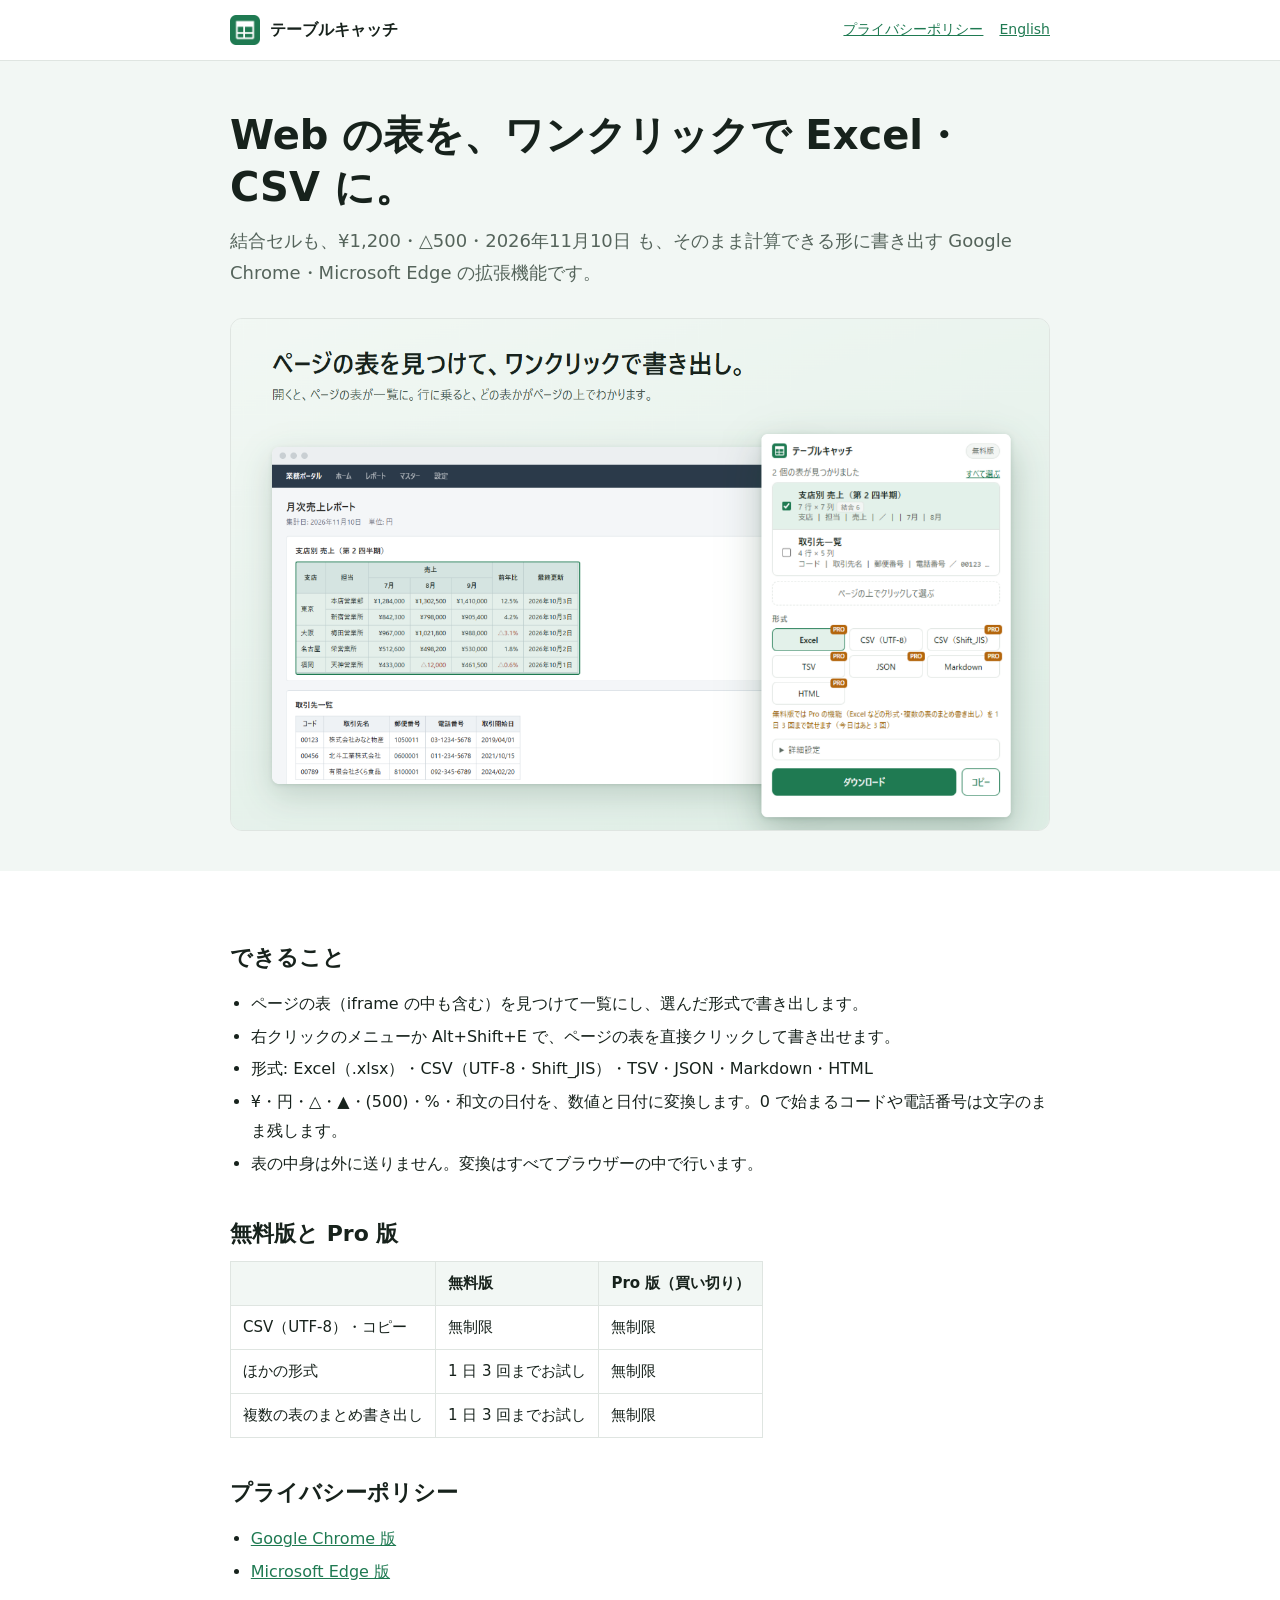
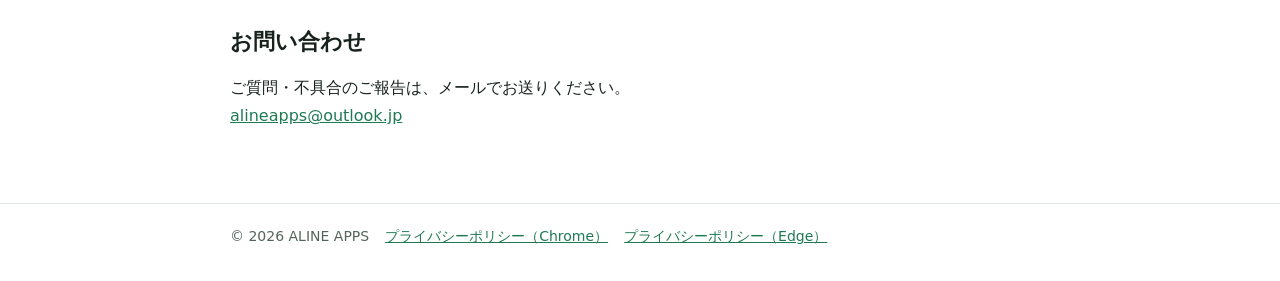
<file: index.html>
<!doctype html>
<html lang="ja">
<head>
<meta charset="utf-8">
<meta name="viewport" content="width=device-width, initial-scale=1">
<title>テーブルキャッチ - Web の表を Excel・CSV に</title>
<meta name="description" content="Web ページの表を、ワンクリックで Excel・CSV（UTF-8・Shift_JIS）・TSV・JSON・Markdown・HTML に書き出す Chrome・Edge の拡張機能。">
<link rel="icon" href="images/icon.png">
<link rel="alternate" hreflang="en" href="en.html">
<link rel="stylesheet" href="style.css">
</head>
<body>
<header class="site"><div class="wrap">
  <a class="brand" href="./"><img src="images/icon.png" alt="">テーブルキャッチ</a>
  <nav><a href="#privacy">プライバシーポリシー</a><a href="en.html" hreflang="en" lang="en">English</a></nav>
</div></header>

<section class="hero"><div class="wrap">
  <h1>Web の表を、ワンクリックで Excel・CSV に。</h1>
  <p>結合セルも、¥1,200・△500・2026年11月10日 も、そのまま計算できる形に書き出す Google Chrome・Microsoft Edge の拡張機能です。</p>
  <img class="shot" src="images/screenshot-ja.png" width="1280" height="800" alt="ページの表を一覧にしたテーブルキャッチのポップアップ">
</div></section>

<main><div class="wrap">
  <h2>できること</h2>
  <ul>
    <li>ページの表（iframe の中も含む）を見つけて一覧にし、選んだ形式で書き出します。</li>
    <li>右クリックのメニューか Alt+Shift+E で、ページの表を直接クリックして書き出せます。</li>
    <li>形式: Excel（.xlsx）・CSV（UTF-8・Shift_JIS）・TSV・JSON・Markdown・HTML</li>
    <li>¥・円・△・▲・(500)・%・和文の日付を、数値と日付に変換します。0 で始まるコードや電話番号は文字のまま残します。</li>
    <li>表の中身は外に送りません。変換はすべてブラウザーの中で行います。</li>
  </ul>

  <h2>無料版と Pro 版</h2>
  <table>
    <tr><th></th><th>無料版</th><th>Pro 版（買い切り）</th></tr>
    <tr><td>CSV（UTF-8）・コピー</td><td>無制限</td><td>無制限</td></tr>
    <tr><td>ほかの形式</td><td>1 日 3 回までお試し</td><td>無制限</td></tr>
    <tr><td>複数の表のまとめ書き出し</td><td>1 日 3 回までお試し</td><td>無制限</td></tr>
  </table>

  <h2 id="privacy">プライバシーポリシー</h2>
  <ul>
    <li><a href="privacy.html">Google Chrome 版</a></li>
    <li><a href="privacy-edge.html">Microsoft Edge 版</a></li>
  </ul>

  <h2 id="contact">お問い合わせ</h2>
  <p>ご質問・不具合のご報告は、メールでお送りください。<br><a href="mailto:alineapps@outlook.jp">alineapps@outlook.jp</a></p>
</div></main>

<footer><div class="wrap"><span>© 2026 ALINE APPS</span><a href="privacy.html">プライバシーポリシー（Chrome）</a><a href="privacy-edge.html">プライバシーポリシー（Edge）</a></div></footer>
</body>
</html>
</file>
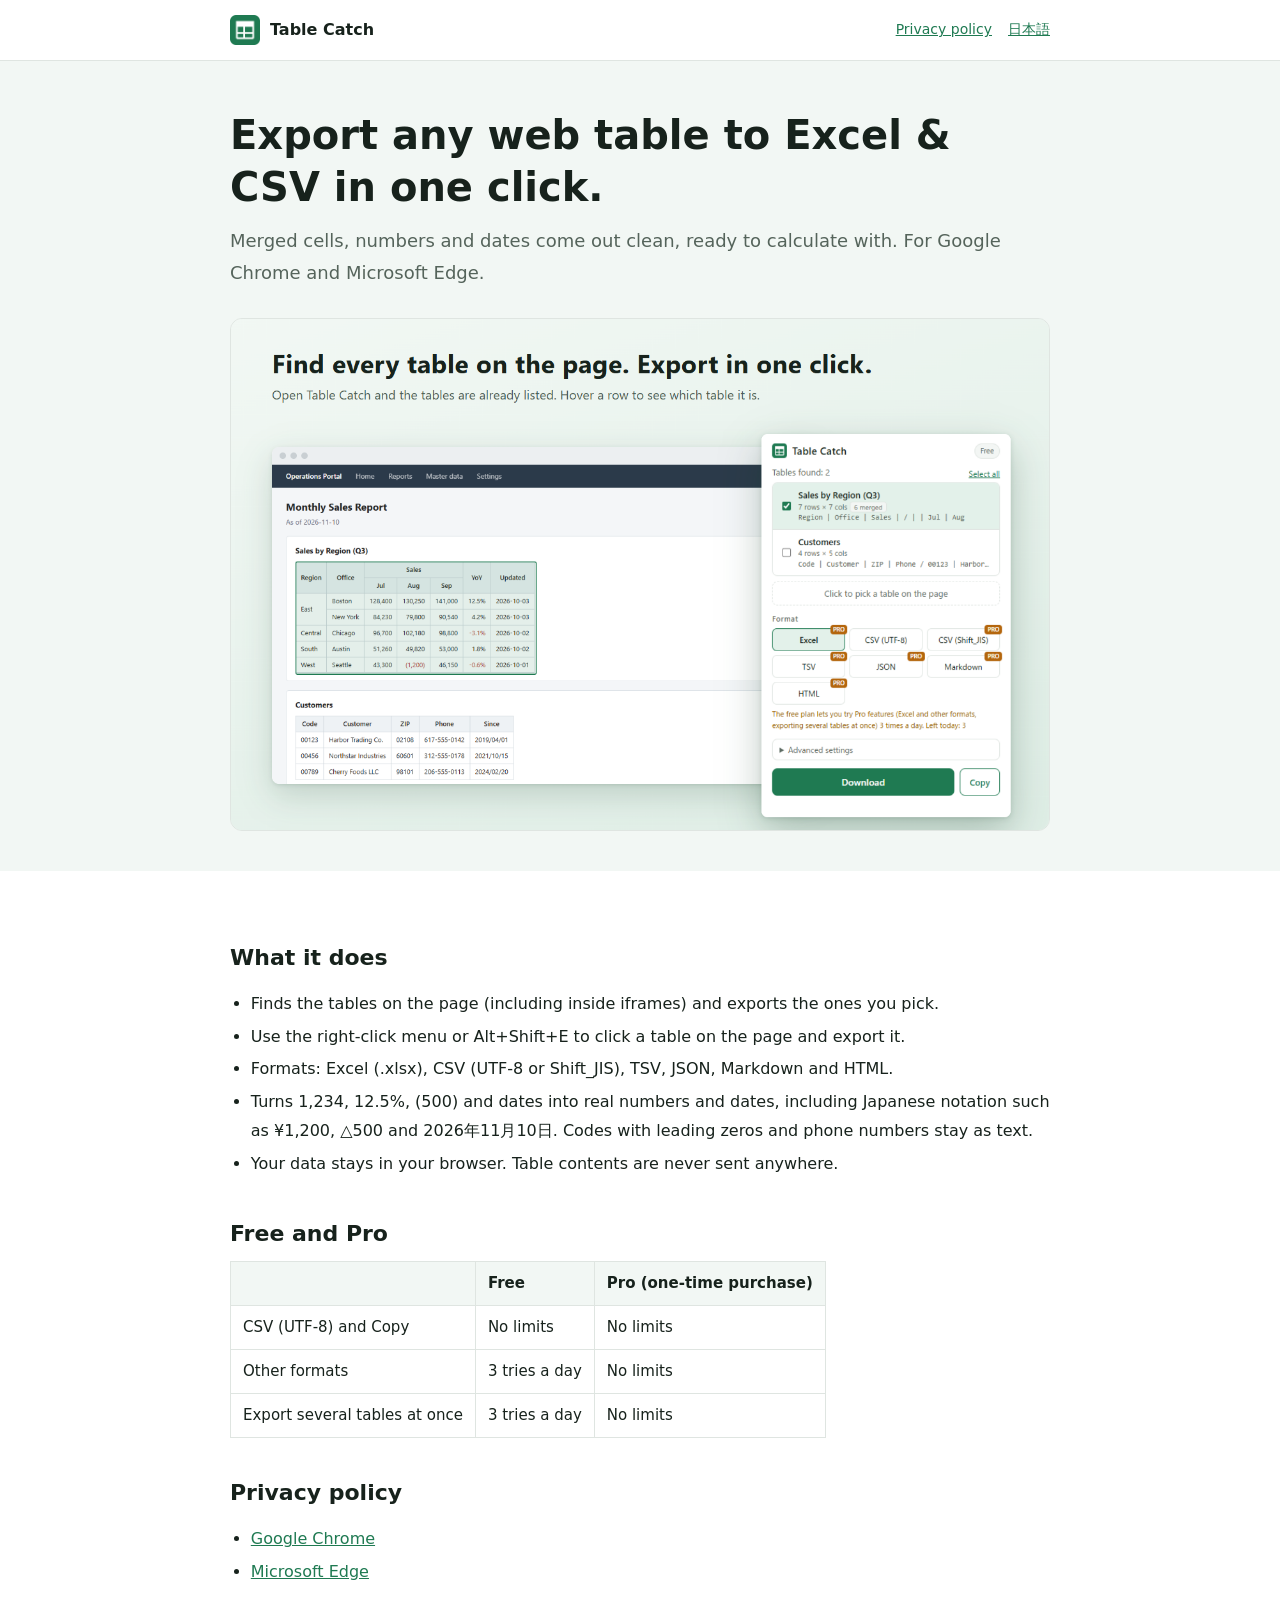
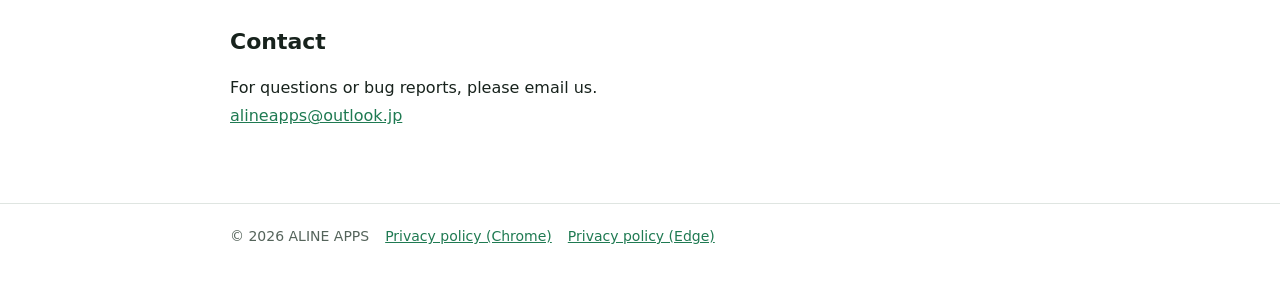
<file: en.html>
<!doctype html>
<html lang="en">
<head>
<meta charset="utf-8">
<meta name="viewport" content="width=device-width, initial-scale=1">
<title>Table Catch - Export Web Tables to Excel &amp; CSV</title>
<meta name="description" content="A Chrome and Edge extension that exports any web table to Excel, CSV, TSV, JSON, Markdown or HTML in one click.">
<link rel="icon" href="images/icon.png">
<link rel="alternate" hreflang="ja" href="./">
<link rel="stylesheet" href="style.css">
</head>
<body>
<header class="site"><div class="wrap">
  <a class="brand" href="en.html"><img src="images/icon.png" alt="">Table Catch</a>
  <nav><a href="#privacy">Privacy policy</a><a href="./" hreflang="ja" lang="ja">日本語</a></nav>
</div></header>

<section class="hero"><div class="wrap">
  <h1>Export any web table to Excel &amp; CSV in one click.</h1>
  <p>Merged cells, numbers and dates come out clean, ready to calculate with. For Google Chrome and Microsoft Edge.</p>
  <img class="shot" src="images/screenshot-en.png" width="1280" height="800" alt="The Table Catch popup listing the tables on a page">
</div></section>

<main><div class="wrap">
  <h2>What it does</h2>
  <ul>
    <li>Finds the tables on the page (including inside iframes) and exports the ones you pick.</li>
    <li>Use the right-click menu or Alt+Shift+E to click a table on the page and export it.</li>
    <li>Formats: Excel (.xlsx), CSV (UTF-8 or Shift_JIS), TSV, JSON, Markdown and HTML.</li>
    <li>Turns 1,234, 12.5%, (500) and dates into real numbers and dates, including Japanese notation such as ¥1,200, △500 and 2026年11月10日. Codes with leading zeros and phone numbers stay as text.</li>
    <li>Your data stays in your browser. Table contents are never sent anywhere.</li>
  </ul>

  <h2>Free and Pro</h2>
  <table>
    <tr><th></th><th>Free</th><th>Pro (one-time purchase)</th></tr>
    <tr><td>CSV (UTF-8) and Copy</td><td>No limits</td><td>No limits</td></tr>
    <tr><td>Other formats</td><td>3 tries a day</td><td>No limits</td></tr>
    <tr><td>Export several tables at once</td><td>3 tries a day</td><td>No limits</td></tr>
  </table>

  <h2 id="privacy">Privacy policy</h2>
  <ul>
    <li><a href="privacy-en.html">Google Chrome</a></li>
    <li><a href="privacy-edge-en.html">Microsoft Edge</a></li>
  </ul>

  <h2 id="contact">Contact</h2>
  <p>For questions or bug reports, please email us.<br><a href="mailto:alineapps@outlook.jp">alineapps@outlook.jp</a></p>
</div></main>

<footer><div class="wrap"><span>© 2026 ALINE APPS</span><a href="privacy-en.html">Privacy policy (Chrome)</a><a href="privacy-edge-en.html">Privacy policy (Edge)</a></div></footer>
</body>
</html>
</file>
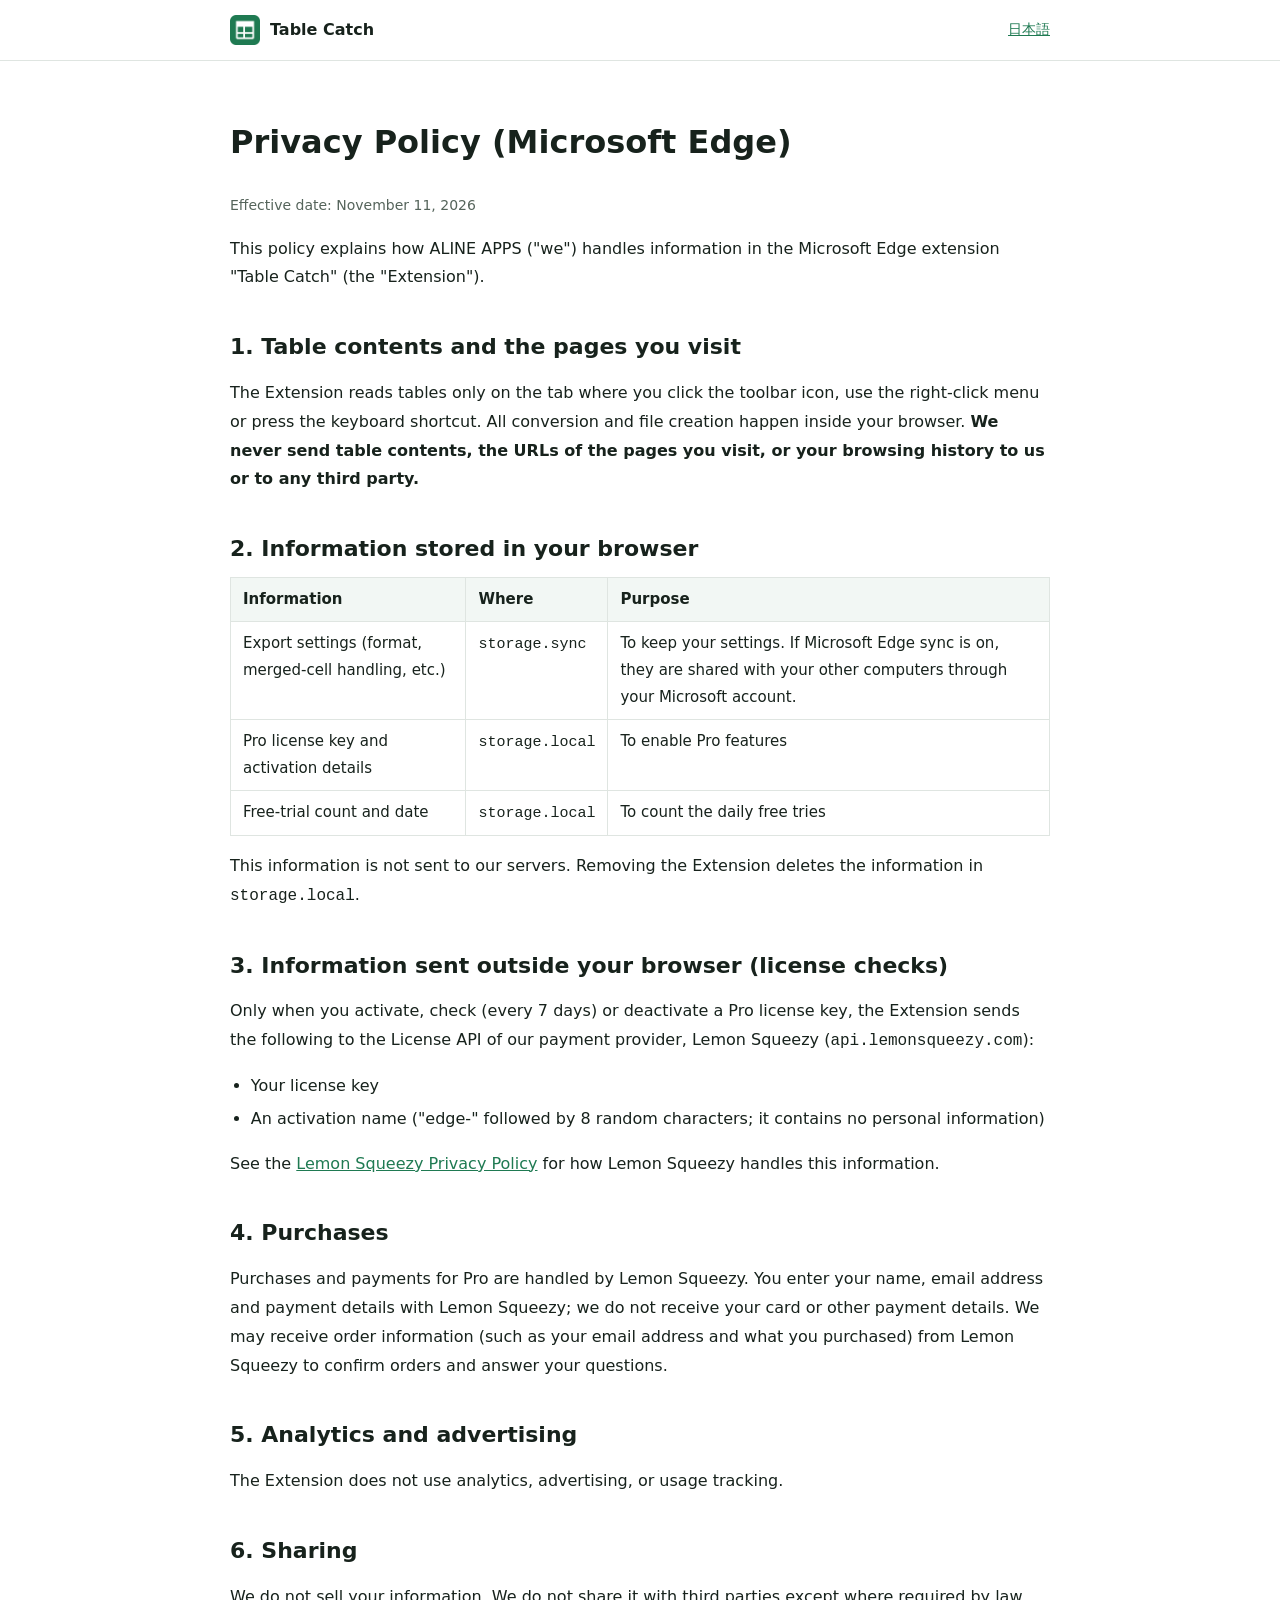
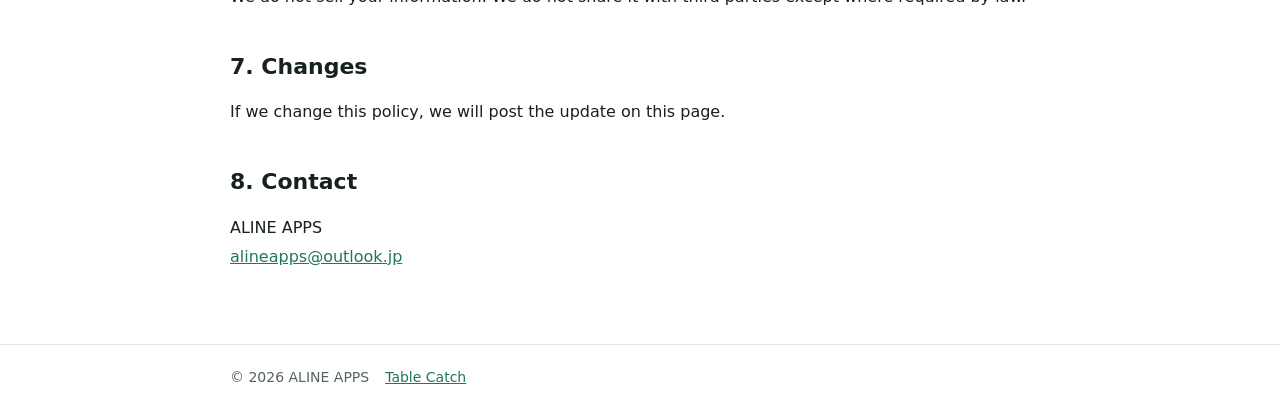
<file: privacy-edge-en.html>
<!doctype html>
<html lang="en">
<head>
<meta charset="utf-8">
<meta name="viewport" content="width=device-width, initial-scale=1">
<title>Privacy Policy (Microsoft Edge) - Table Catch</title>
<link rel="icon" href="images/icon.png">
<link rel="alternate" hreflang="ja" href="privacy-edge.html">
<link rel="stylesheet" href="style.css">
</head>
<body>
<header class="site"><div class="wrap">
  <a class="brand" href="en.html"><img src="images/icon.png" alt="">Table Catch</a>
  <nav><a href="privacy-edge.html" hreflang="ja" lang="ja">日本語</a></nav>
</div></header>

<main><div class="wrap">
  <h1>Privacy Policy (Microsoft Edge)</h1>
  <p class="note">Effective date: November 11, 2026</p>
  <p>This policy explains how ALINE APPS ("we") handles information in the Microsoft Edge extension "Table Catch" (the "Extension").</p>

  <h2>1. Table contents and the pages you visit</h2>
  <p>The Extension reads tables only on the tab where you click the toolbar icon, use the right-click menu or press the keyboard shortcut. All conversion and file creation happen inside your browser. <strong>We never send table contents, the URLs of the pages you visit, or your browsing history to us or to any third party.</strong></p>

  <h2>2. Information stored in your browser</h2>
  <table>
    <tr><th>Information</th><th>Where</th><th>Purpose</th></tr>
    <tr><td>Export settings (format, merged-cell handling, etc.)</td><td><code>storage.sync</code></td><td>To keep your settings. If Microsoft Edge sync is on, they are shared with your other computers through your Microsoft account.</td></tr>
    <tr><td>Pro license key and activation details</td><td><code>storage.local</code></td><td>To enable Pro features</td></tr>
    <tr><td>Free-trial count and date</td><td><code>storage.local</code></td><td>To count the daily free tries</td></tr>
  </table>
  <p>This information is not sent to our servers. Removing the Extension deletes the information in <code>storage.local</code>.</p>

  <h2>3. Information sent outside your browser (license checks)</h2>
  <p>Only when you activate, check (every 7 days) or deactivate a Pro license key, the Extension sends the following to the License API of our payment provider, Lemon Squeezy (<code>api.lemonsqueezy.com</code>):</p>
  <ul>
    <li>Your license key</li>
    <li>An activation name ("edge-" followed by 8 random characters; it contains no personal information)</li>
  </ul>
  <p>See the <a href="https://www.lemonsqueezy.com/privacy">Lemon Squeezy Privacy Policy</a> for how Lemon Squeezy handles this information.</p>

  <h2>4. Purchases</h2>
  <p>Purchases and payments for Pro are handled by Lemon Squeezy. You enter your name, email address and payment details with Lemon Squeezy; we do not receive your card or other payment details. We may receive order information (such as your email address and what you purchased) from Lemon Squeezy to confirm orders and answer your questions.</p>

  <h2>5. Analytics and advertising</h2>
  <p>The Extension does not use analytics, advertising, or usage tracking.</p>

  <h2>6. Sharing</h2>
  <p>We do not sell your information. We do not share it with third parties except where required by law.</p>

  <h2>7. Changes</h2>
  <p>If we change this policy, we will post the update on this page.</p>

  <h2>8. Contact</h2>
  <p>ALINE APPS<br><a href="mailto:alineapps@outlook.jp">alineapps@outlook.jp</a></p>
</div></main>

<footer><div class="wrap"><span>© 2026 ALINE APPS</span><a href="en.html">Table Catch</a></div></footer>
</body>
</html>
</file>
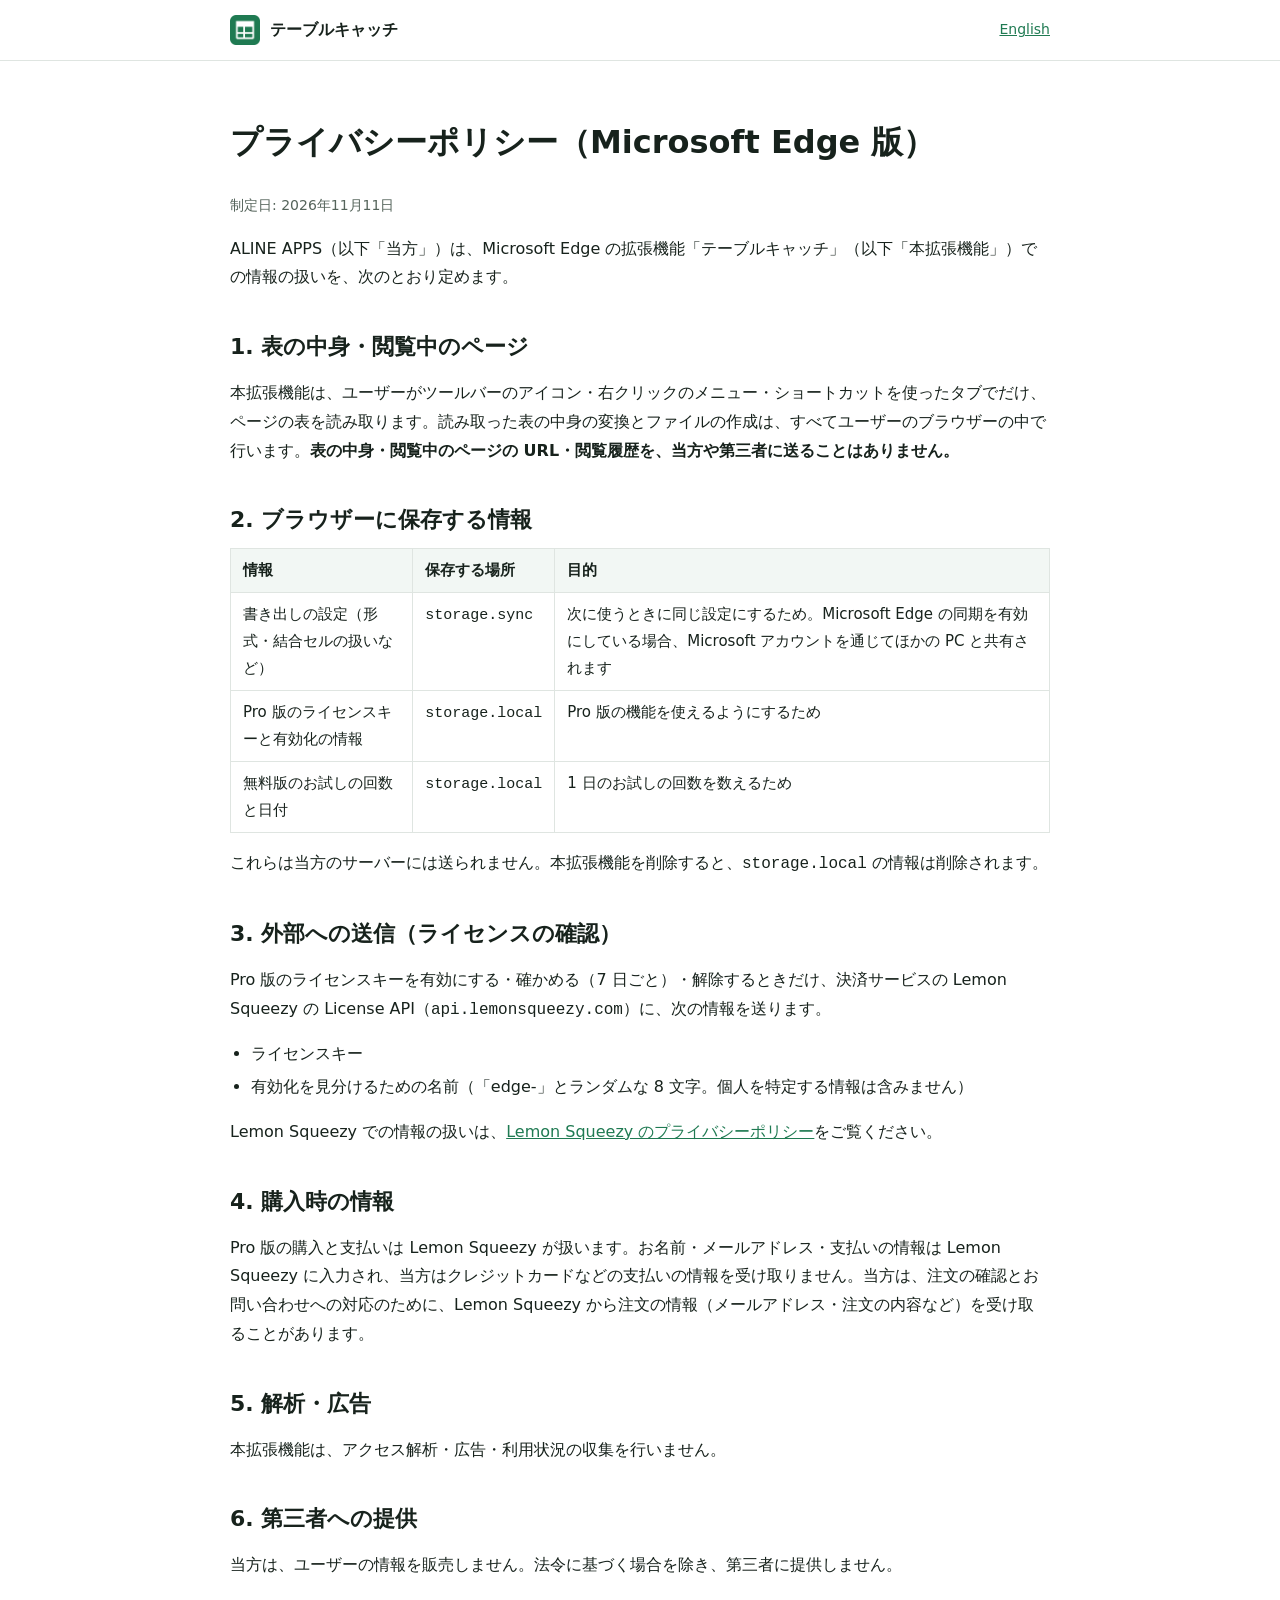
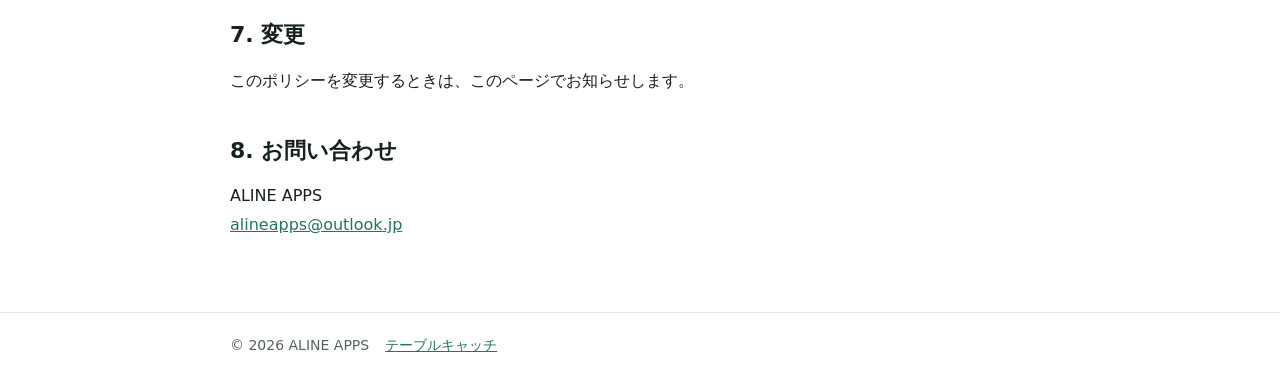
<file: privacy-edge.html>
<!doctype html>
<html lang="ja">
<head>
<meta charset="utf-8">
<meta name="viewport" content="width=device-width, initial-scale=1">
<title>プライバシーポリシー（Microsoft Edge 版）- テーブルキャッチ</title>
<link rel="icon" href="images/icon.png">
<link rel="alternate" hreflang="en" href="privacy-edge-en.html">
<link rel="stylesheet" href="style.css">
</head>
<body>
<header class="site"><div class="wrap">
  <a class="brand" href="./"><img src="images/icon.png" alt="">テーブルキャッチ</a>
  <nav><a href="privacy-edge-en.html" hreflang="en" lang="en">English</a></nav>
</div></header>

<main><div class="wrap">
  <h1>プライバシーポリシー（Microsoft Edge 版）</h1>
  <p class="note">制定日: 2026年11月11日</p>
  <p>ALINE APPS（以下「当方」）は、Microsoft Edge の拡張機能「テーブルキャッチ」（以下「本拡張機能」）での情報の扱いを、次のとおり定めます。</p>

  <h2>1. 表の中身・閲覧中のページ</h2>
  <p>本拡張機能は、ユーザーがツールバーのアイコン・右クリックのメニュー・ショートカットを使ったタブでだけ、ページの表を読み取ります。読み取った表の中身の変換とファイルの作成は、すべてユーザーのブラウザーの中で行います。<strong>表の中身・閲覧中のページの URL・閲覧履歴を、当方や第三者に送ることはありません。</strong></p>

  <h2>2. ブラウザーに保存する情報</h2>
  <table>
    <tr><th>情報</th><th>保存する場所</th><th>目的</th></tr>
    <tr><td>書き出しの設定（形式・結合セルの扱いなど）</td><td><code>storage.sync</code></td><td>次に使うときに同じ設定にするため。Microsoft Edge の同期を有効にしている場合、Microsoft アカウントを通じてほかの PC と共有されます</td></tr>
    <tr><td>Pro 版のライセンスキーと有効化の情報</td><td><code>storage.local</code></td><td>Pro 版の機能を使えるようにするため</td></tr>
    <tr><td>無料版のお試しの回数と日付</td><td><code>storage.local</code></td><td>1 日のお試しの回数を数えるため</td></tr>
  </table>
  <p>これらは当方のサーバーには送られません。本拡張機能を削除すると、<code>storage.local</code> の情報は削除されます。</p>

  <h2>3. 外部への送信（ライセンスの確認）</h2>
  <p>Pro 版のライセンスキーを有効にする・確かめる（7 日ごと）・解除するときだけ、決済サービスの Lemon Squeezy の License API（<code>api.lemonsqueezy.com</code>）に、次の情報を送ります。</p>
  <ul>
    <li>ライセンスキー</li>
    <li>有効化を見分けるための名前（「edge-」とランダムな 8 文字。個人を特定する情報は含みません）</li>
  </ul>
  <p>Lemon Squeezy での情報の扱いは、<a href="https://www.lemonsqueezy.com/privacy">Lemon Squeezy のプライバシーポリシー</a>をご覧ください。</p>

  <h2>4. 購入時の情報</h2>
  <p>Pro 版の購入と支払いは Lemon Squeezy が扱います。お名前・メールアドレス・支払いの情報は Lemon Squeezy に入力され、当方はクレジットカードなどの支払いの情報を受け取りません。当方は、注文の確認とお問い合わせへの対応のために、Lemon Squeezy から注文の情報（メールアドレス・注文の内容など）を受け取ることがあります。</p>

  <h2>5. 解析・広告</h2>
  <p>本拡張機能は、アクセス解析・広告・利用状況の収集を行いません。</p>

  <h2>6. 第三者への提供</h2>
  <p>当方は、ユーザーの情報を販売しません。法令に基づく場合を除き、第三者に提供しません。</p>

  <h2>7. 変更</h2>
  <p>このポリシーを変更するときは、このページでお知らせします。</p>

  <h2>8. お問い合わせ</h2>
  <p>ALINE APPS<br><a href="mailto:alineapps@outlook.jp">alineapps@outlook.jp</a></p>
</div></main>

<footer><div class="wrap"><span>© 2026 ALINE APPS</span><a href="./">テーブルキャッチ</a></div></footer>
</body>
</html>
</file>
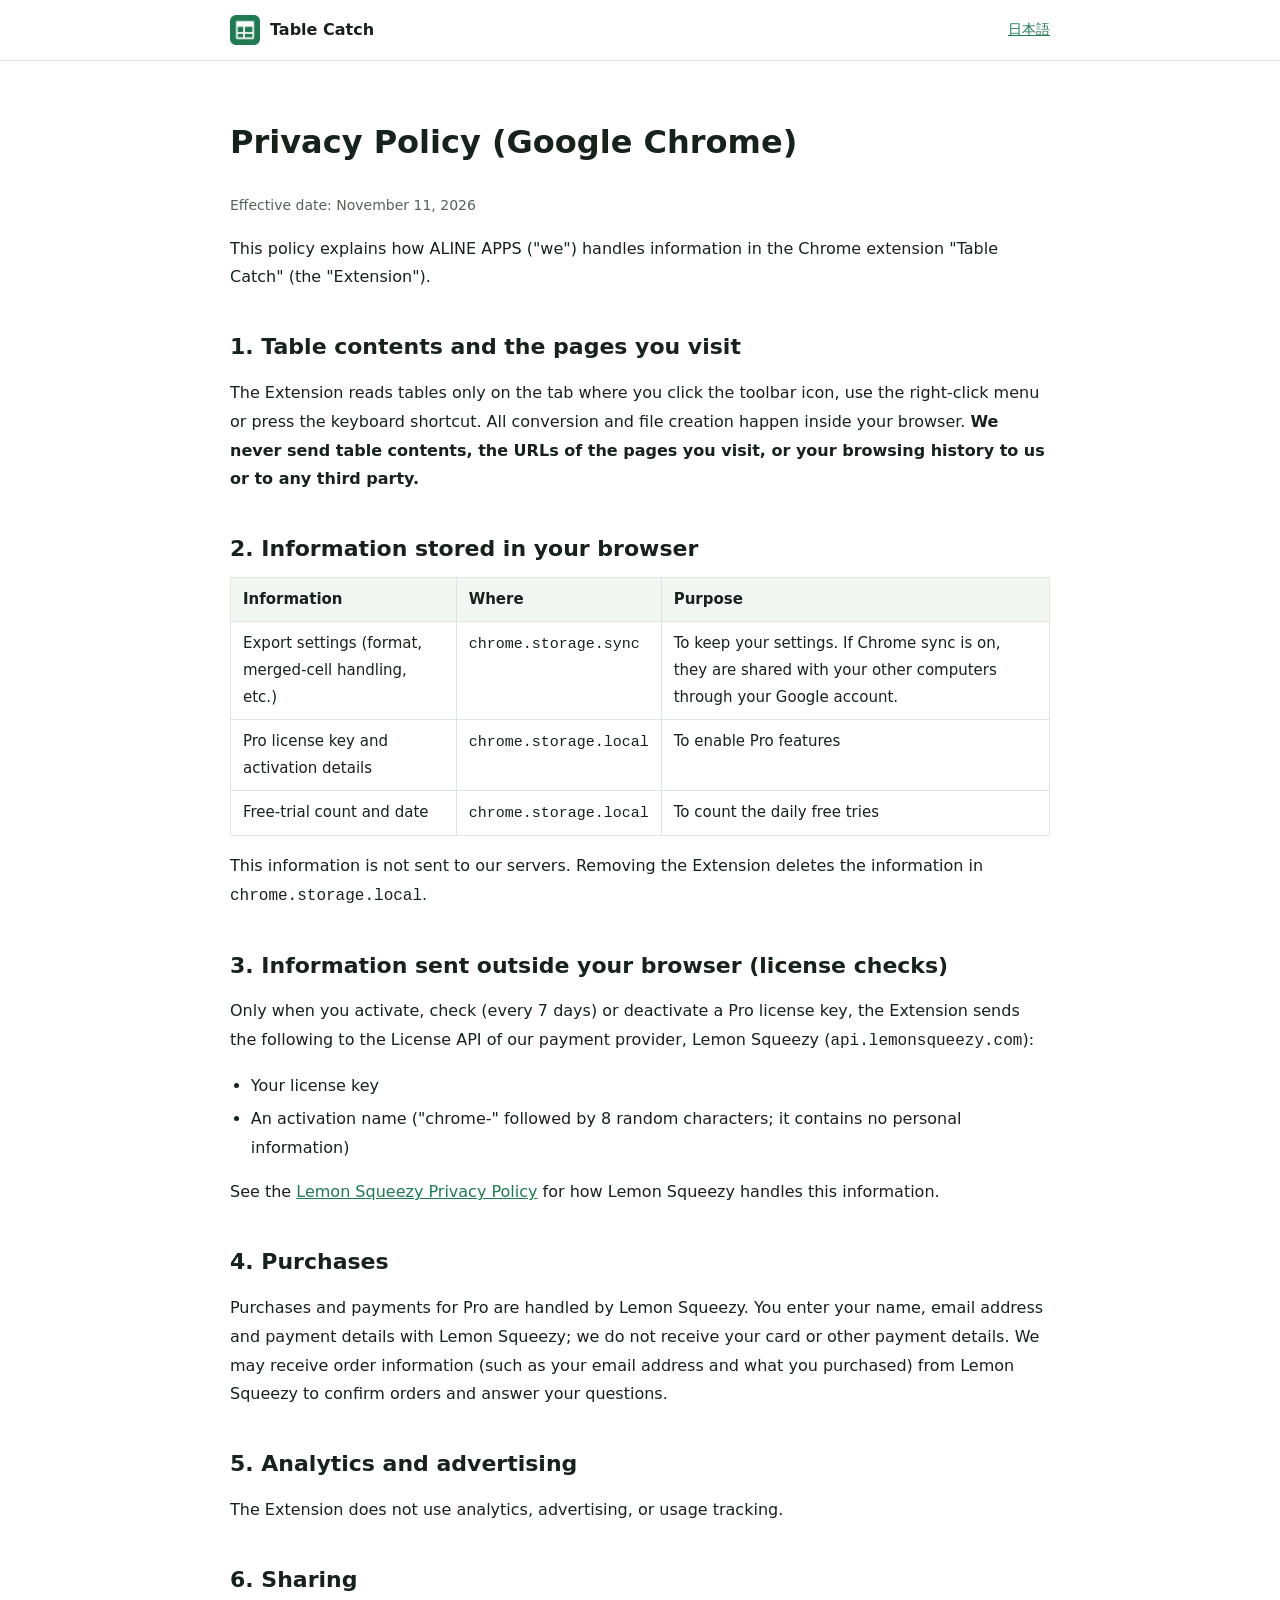
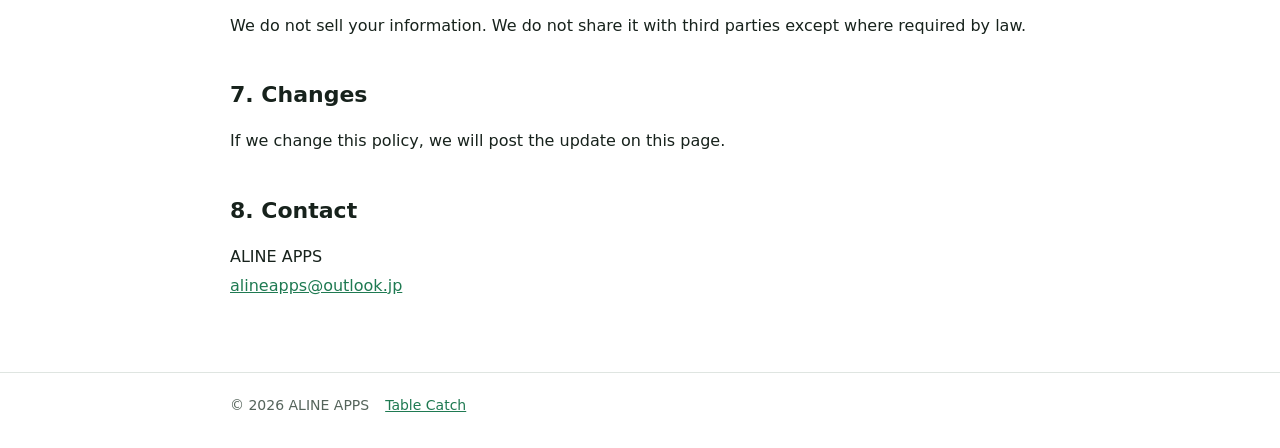
<file: privacy-en.html>
<!doctype html>
<html lang="en">
<head>
<meta charset="utf-8">
<meta name="viewport" content="width=device-width, initial-scale=1">
<title>Privacy Policy (Google Chrome) - Table Catch</title>
<link rel="icon" href="images/icon.png">
<link rel="alternate" hreflang="ja" href="privacy.html">
<link rel="stylesheet" href="style.css">
</head>
<body>
<header class="site"><div class="wrap">
  <a class="brand" href="en.html"><img src="images/icon.png" alt="">Table Catch</a>
  <nav><a href="privacy.html" hreflang="ja" lang="ja">日本語</a></nav>
</div></header>

<main><div class="wrap">
  <h1>Privacy Policy (Google Chrome)</h1>
  <p class="note">Effective date: November 11, 2026</p>
  <p>This policy explains how ALINE APPS ("we") handles information in the Chrome extension "Table Catch" (the "Extension").</p>

  <h2>1. Table contents and the pages you visit</h2>
  <p>The Extension reads tables only on the tab where you click the toolbar icon, use the right-click menu or press the keyboard shortcut. All conversion and file creation happen inside your browser. <strong>We never send table contents, the URLs of the pages you visit, or your browsing history to us or to any third party.</strong></p>

  <h2>2. Information stored in your browser</h2>
  <table>
    <tr><th>Information</th><th>Where</th><th>Purpose</th></tr>
    <tr><td>Export settings (format, merged-cell handling, etc.)</td><td><code>chrome.storage.sync</code></td><td>To keep your settings. If Chrome sync is on, they are shared with your other computers through your Google account.</td></tr>
    <tr><td>Pro license key and activation details</td><td><code>chrome.storage.local</code></td><td>To enable Pro features</td></tr>
    <tr><td>Free-trial count and date</td><td><code>chrome.storage.local</code></td><td>To count the daily free tries</td></tr>
  </table>
  <p>This information is not sent to our servers. Removing the Extension deletes the information in <code>chrome.storage.local</code>.</p>

  <h2>3. Information sent outside your browser (license checks)</h2>
  <p>Only when you activate, check (every 7 days) or deactivate a Pro license key, the Extension sends the following to the License API of our payment provider, Lemon Squeezy (<code>api.lemonsqueezy.com</code>):</p>
  <ul>
    <li>Your license key</li>
    <li>An activation name ("chrome-" followed by 8 random characters; it contains no personal information)</li>
  </ul>
  <p>See the <a href="https://www.lemonsqueezy.com/privacy">Lemon Squeezy Privacy Policy</a> for how Lemon Squeezy handles this information.</p>

  <h2>4. Purchases</h2>
  <p>Purchases and payments for Pro are handled by Lemon Squeezy. You enter your name, email address and payment details with Lemon Squeezy; we do not receive your card or other payment details. We may receive order information (such as your email address and what you purchased) from Lemon Squeezy to confirm orders and answer your questions.</p>

  <h2>5. Analytics and advertising</h2>
  <p>The Extension does not use analytics, advertising, or usage tracking.</p>

  <h2>6. Sharing</h2>
  <p>We do not sell your information. We do not share it with third parties except where required by law.</p>

  <h2>7. Changes</h2>
  <p>If we change this policy, we will post the update on this page.</p>

  <h2>8. Contact</h2>
  <p>ALINE APPS<br><a href="mailto:alineapps@outlook.jp">alineapps@outlook.jp</a></p>
</div></main>

<footer><div class="wrap"><span>© 2026 ALINE APPS</span><a href="en.html">Table Catch</a></div></footer>
</body>
</html>
</file>
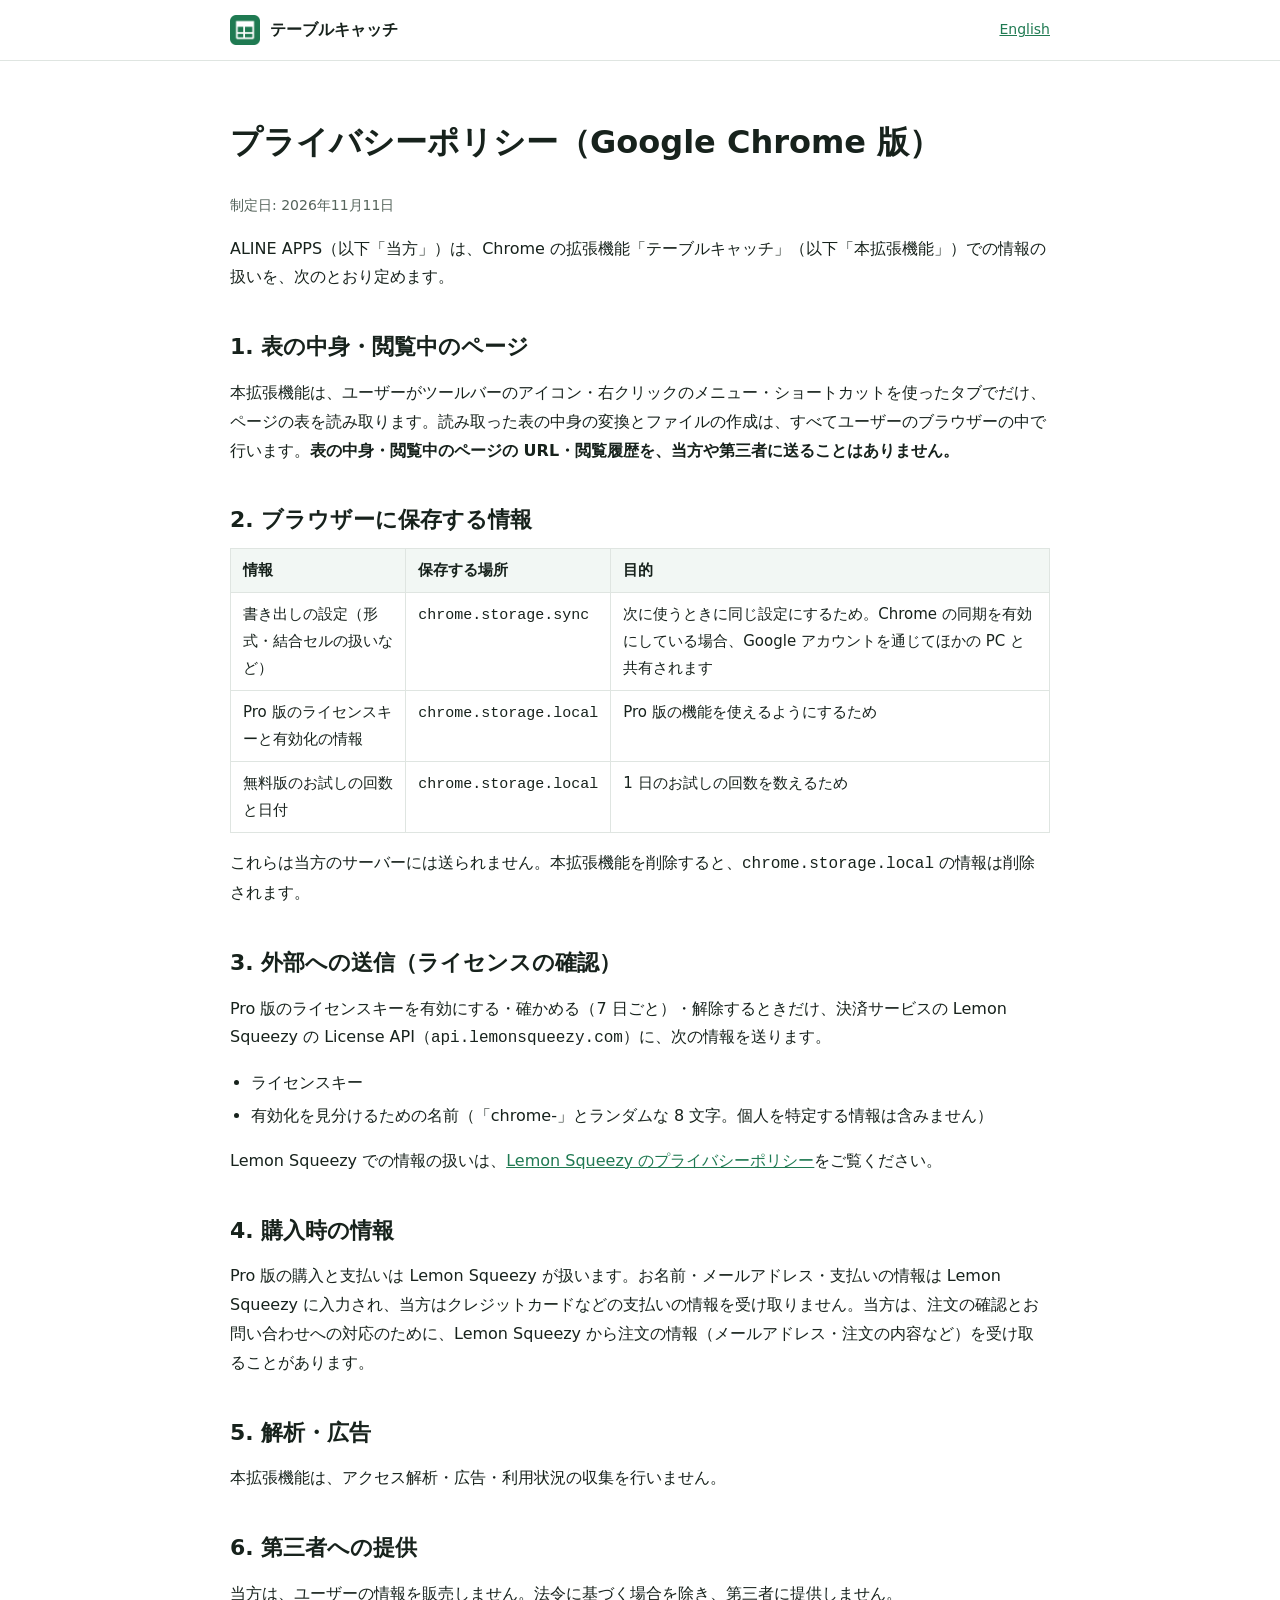
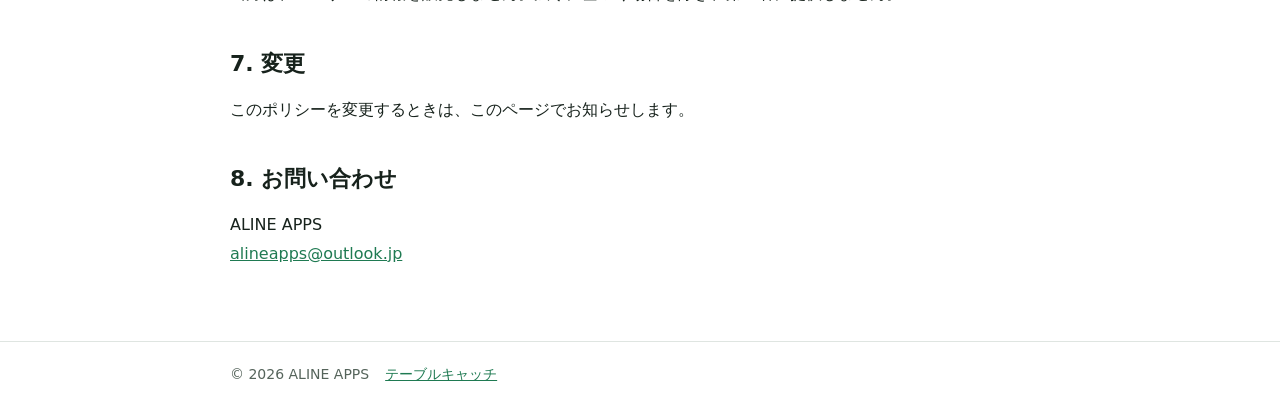
<file: privacy.html>
<!doctype html>
<html lang="ja">
<head>
<meta charset="utf-8">
<meta name="viewport" content="width=device-width, initial-scale=1">
<title>プライバシーポリシー（Google Chrome 版）- テーブルキャッチ</title>
<link rel="icon" href="images/icon.png">
<link rel="alternate" hreflang="en" href="privacy-en.html">
<link rel="stylesheet" href="style.css">
</head>
<body>
<header class="site"><div class="wrap">
  <a class="brand" href="./"><img src="images/icon.png" alt="">テーブルキャッチ</a>
  <nav><a href="privacy-en.html" hreflang="en" lang="en">English</a></nav>
</div></header>

<main><div class="wrap">
  <h1>プライバシーポリシー（Google Chrome 版）</h1>
  <p class="note">制定日: 2026年11月11日</p>
  <p>ALINE APPS（以下「当方」）は、Chrome の拡張機能「テーブルキャッチ」（以下「本拡張機能」）での情報の扱いを、次のとおり定めます。</p>

  <h2>1. 表の中身・閲覧中のページ</h2>
  <p>本拡張機能は、ユーザーがツールバーのアイコン・右クリックのメニュー・ショートカットを使ったタブでだけ、ページの表を読み取ります。読み取った表の中身の変換とファイルの作成は、すべてユーザーのブラウザーの中で行います。<strong>表の中身・閲覧中のページの URL・閲覧履歴を、当方や第三者に送ることはありません。</strong></p>

  <h2>2. ブラウザーに保存する情報</h2>
  <table>
    <tr><th>情報</th><th>保存する場所</th><th>目的</th></tr>
    <tr><td>書き出しの設定（形式・結合セルの扱いなど）</td><td><code>chrome.storage.sync</code></td><td>次に使うときに同じ設定にするため。Chrome の同期を有効にしている場合、Google アカウントを通じてほかの PC と共有されます</td></tr>
    <tr><td>Pro 版のライセンスキーと有効化の情報</td><td><code>chrome.storage.local</code></td><td>Pro 版の機能を使えるようにするため</td></tr>
    <tr><td>無料版のお試しの回数と日付</td><td><code>chrome.storage.local</code></td><td>1 日のお試しの回数を数えるため</td></tr>
  </table>
  <p>これらは当方のサーバーには送られません。本拡張機能を削除すると、<code>chrome.storage.local</code> の情報は削除されます。</p>

  <h2>3. 外部への送信（ライセンスの確認）</h2>
  <p>Pro 版のライセンスキーを有効にする・確かめる（7 日ごと）・解除するときだけ、決済サービスの Lemon Squeezy の License API（<code>api.lemonsqueezy.com</code>）に、次の情報を送ります。</p>
  <ul>
    <li>ライセンスキー</li>
    <li>有効化を見分けるための名前（「chrome-」とランダムな 8 文字。個人を特定する情報は含みません）</li>
  </ul>
  <p>Lemon Squeezy での情報の扱いは、<a href="https://www.lemonsqueezy.com/privacy">Lemon Squeezy のプライバシーポリシー</a>をご覧ください。</p>

  <h2>4. 購入時の情報</h2>
  <p>Pro 版の購入と支払いは Lemon Squeezy が扱います。お名前・メールアドレス・支払いの情報は Lemon Squeezy に入力され、当方はクレジットカードなどの支払いの情報を受け取りません。当方は、注文の確認とお問い合わせへの対応のために、Lemon Squeezy から注文の情報（メールアドレス・注文の内容など）を受け取ることがあります。</p>

  <h2>5. 解析・広告</h2>
  <p>本拡張機能は、アクセス解析・広告・利用状況の収集を行いません。</p>

  <h2>6. 第三者への提供</h2>
  <p>当方は、ユーザーの情報を販売しません。法令に基づく場合を除き、第三者に提供しません。</p>

  <h2>7. 変更</h2>
  <p>このポリシーを変更するときは、このページでお知らせします。</p>

  <h2>8. お問い合わせ</h2>
  <p>ALINE APPS<br><a href="mailto:alineapps@outlook.jp">alineapps@outlook.jp</a></p>
</div></main>

<footer><div class="wrap"><span>© 2026 ALINE APPS</span><a href="./">テーブルキャッチ</a></div></footer>
</body>
</html>
</file>
<file: style.css>
:root {
  --ink: #17221c;
  --sub: #55645b;
  --line: #dfe5e1;
  --bg: #ffffff;
  --soft: #f2f7f4;
  --accent: #1f7a52;
  color-scheme: light dark;
}
@media (prefers-color-scheme: dark) {
  :root { --ink: #e8eeea; --sub: #a3b0a8; --line: #2f3a34; --bg: #121815; --soft: #1a221e; --accent: #4cbb89; }
}
* { box-sizing: border-box; }
html { -webkit-text-size-adjust: 100%; }
body {
  margin: 0; background: var(--bg); color: var(--ink);
  font: 16px/1.8 system-ui, -apple-system, "Segoe UI", "Hiragino Sans", "Yu Gothic UI", Meiryo, sans-serif;
}
a { color: var(--accent); }
.wrap { max-width: 860px; margin: 0 auto; padding: 0 20px; }
header.site { border-bottom: 1px solid var(--line); }
header.site .wrap { display: flex; align-items: center; gap: 10px; min-height: 60px; flex-wrap: wrap; }
header.site a.brand { display: flex; align-items: center; gap: 10px; color: var(--ink); text-decoration: none; font-weight: 700; }
header.site img { width: 30px; height: 30px; }
header.site nav { margin-left: auto; display: flex; gap: 16px; font-size: 14px; }
.hero { background: var(--soft); padding: 48px 0 40px; }
.hero h1 { font-size: clamp(28px, 5vw, 40px); line-height: 1.3; margin: 0 0 12px; }
.hero p { margin: 0 0 8px; color: var(--sub); font-size: 18px; }
.hero img.shot { display: block; width: 100%; height: auto; margin-top: 28px; border-radius: 12px; border: 1px solid var(--line); }
main { padding: 32px 0 56px; }
h2 { font-size: 22px; margin: 40px 0 12px; line-height: 1.4; }
h3 { font-size: 17px; margin: 24px 0 8px; }
ul { padding-left: 1.3em; }
li { margin: 4px 0; }
table { border-collapse: collapse; width: 100%; font-size: 15px; display: block; overflow-x: auto; }
th, td { border: 1px solid var(--line); padding: 8px 12px; text-align: left; vertical-align: top; }
th { background: var(--soft); white-space: nowrap; }
.note { color: var(--sub); font-size: 14px; }
footer { border-top: 1px solid var(--line); padding: 20px 0 32px; color: var(--sub); font-size: 14px; }
footer .wrap { display: flex; gap: 16px; flex-wrap: wrap; }
</file>
